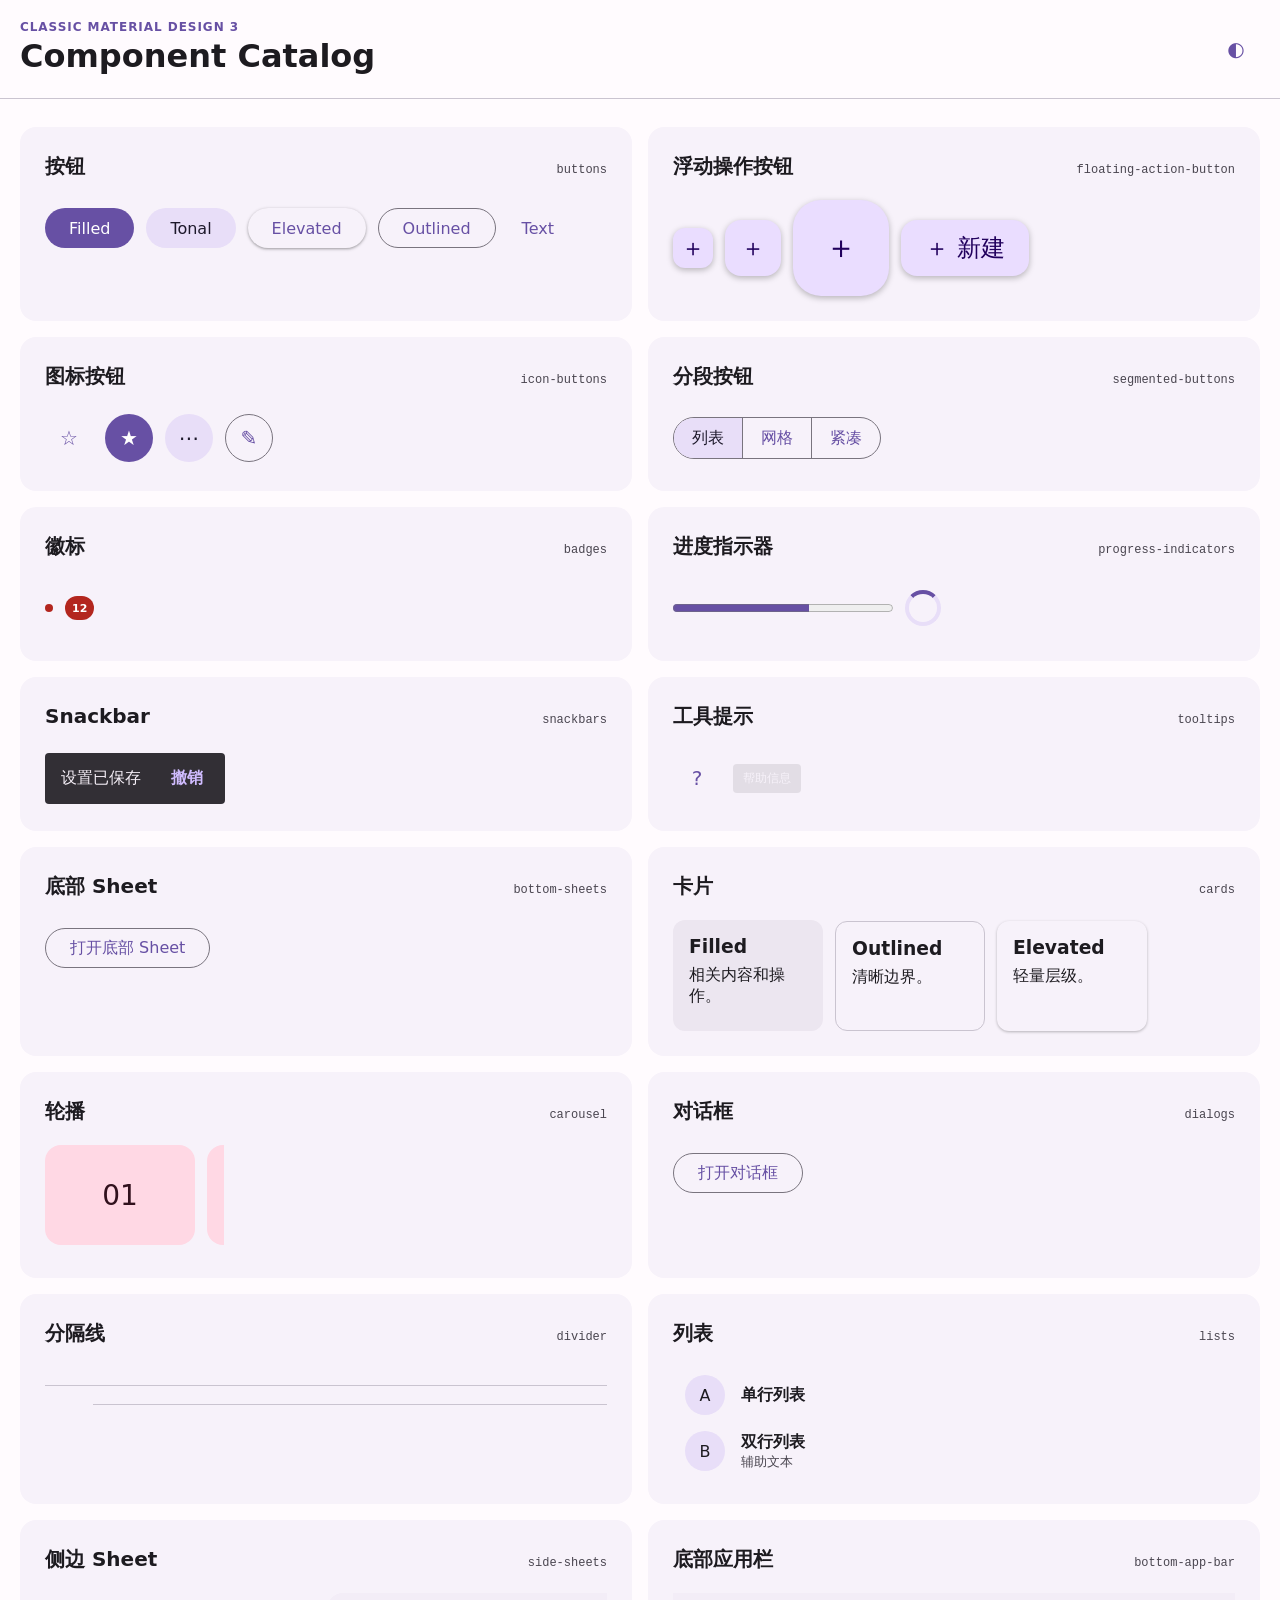
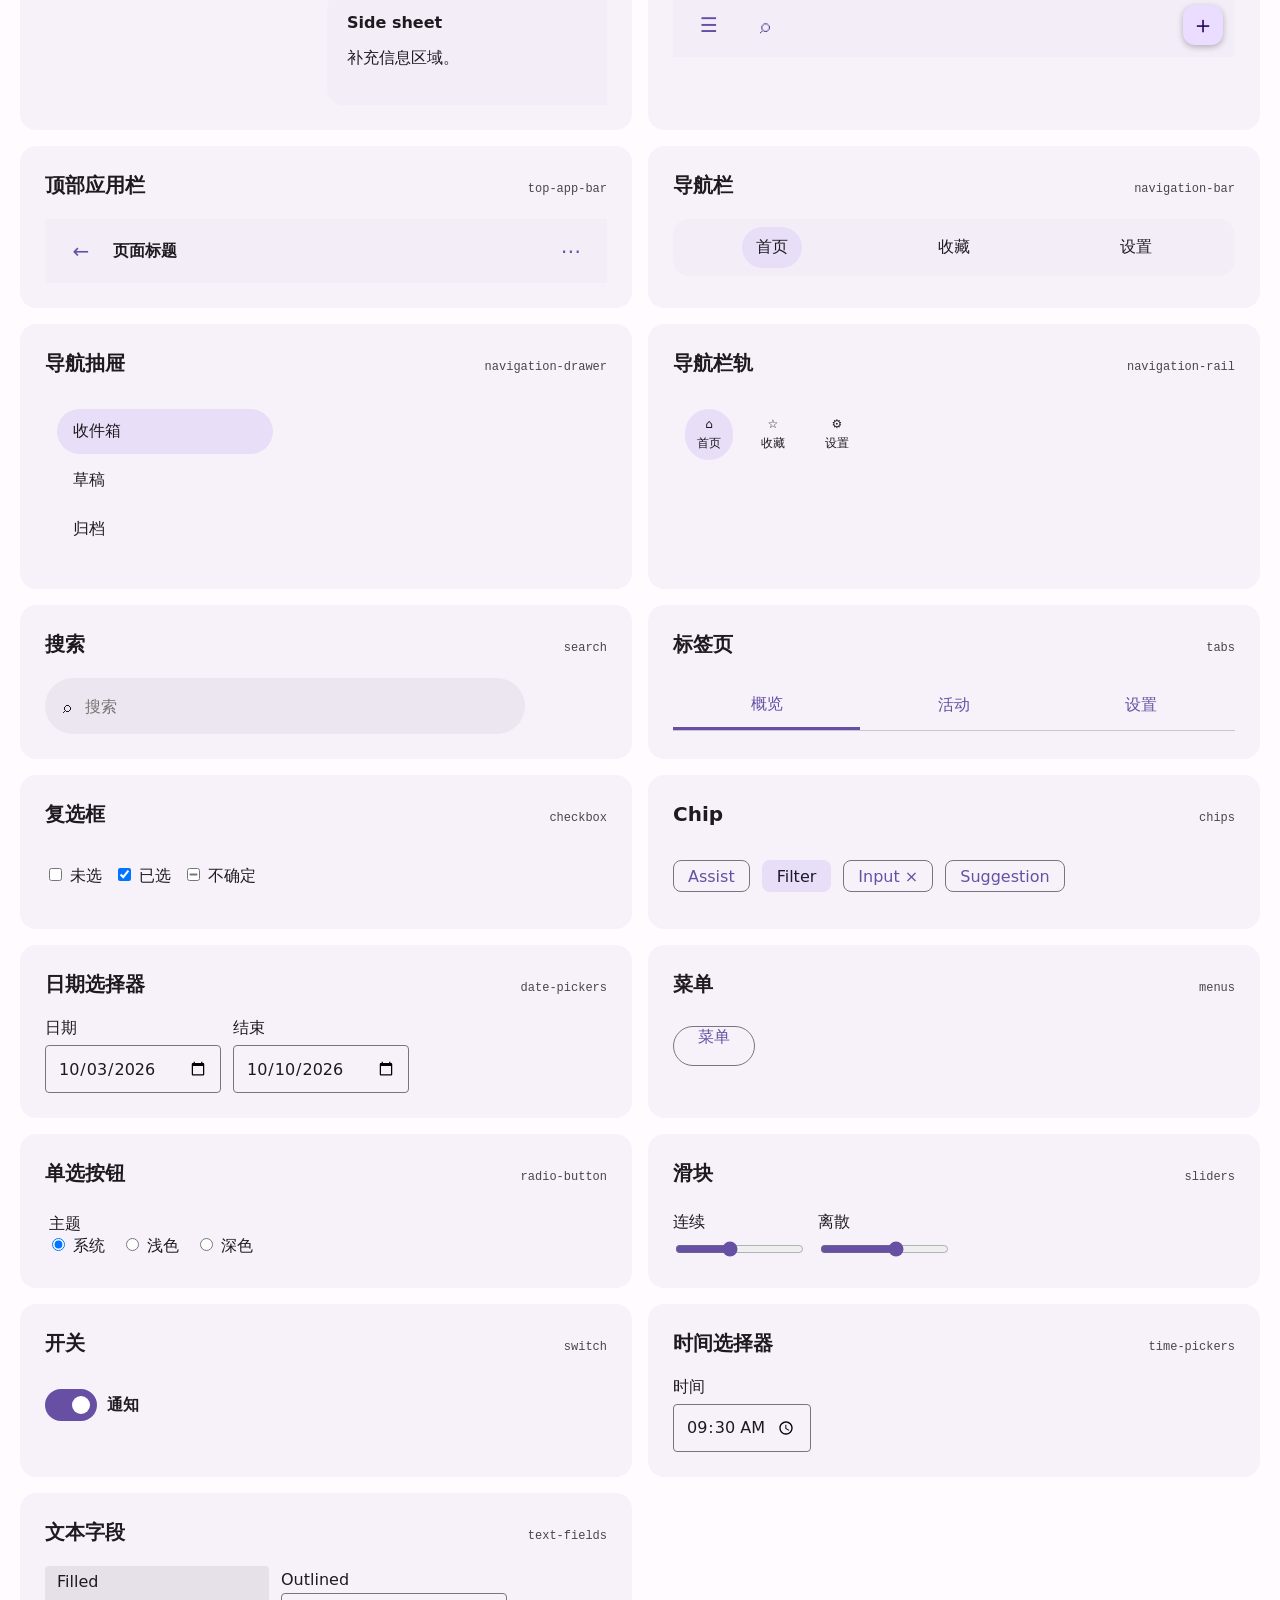
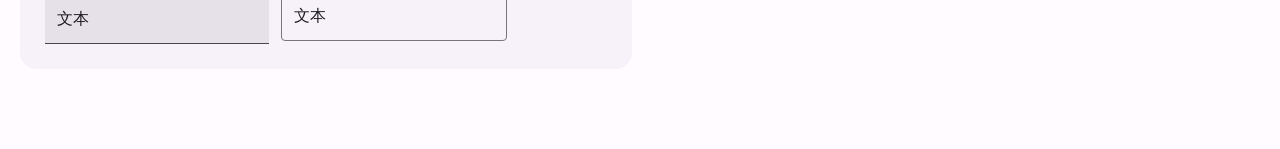
<file: examples/component-catalog/web/index.html>
<!doctype html>
<html lang="zh-CN">
<head>
<meta charset="utf-8">
<meta name="viewport" content="width=device-width,initial-scale=1">
<title>MD3 Component Catalog</title>
<link rel="stylesheet" href="../../../tokens/generated/web/tokens.css">
<link rel="stylesheet" href="styles.css">
</head>
<body>
<header class="app-bar"><div><p class="eyebrow">Classic Material Design 3</p><h1>Component Catalog</h1></div><button id="themeToggle" class="icon-btn" aria-label="切换深浅主题">◐</button></header>
<main class="catalog"><section class="catalog-card" id="component-buttons" data-component="buttons"><div class="section-head"><h2>按钮</h2><code>buttons</code></div><div class="demo-row"><button class="md-btn filled">Filled</button><button class="md-btn tonal">Tonal</button><button class="md-btn elevated">Elevated</button><button class="md-btn outlined">Outlined</button><button class="md-btn text">Text</button></div></section><section class="catalog-card" id="component-floating-action-button" data-component="floating-action-button"><div class="section-head"><h2>浮动操作按钮</h2><code>floating-action-button</code></div><div class="demo-row"><button class="fab small" aria-label="新增">＋</button><button class="fab" aria-label="新增">＋</button><button class="fab large" aria-label="新增">＋</button><button class="fab extended">＋ 新建</button></div></section><section class="catalog-card" id="component-icon-buttons" data-component="icon-buttons"><div class="section-head"><h2>图标按钮</h2><code>icon-buttons</code></div><div class="demo-row"><button class="icon-btn" aria-label="收藏">☆</button><button class="icon-btn filled" aria-label="收藏">★</button><button class="icon-btn tonal" aria-label="更多">⋯</button><button class="icon-btn outlined" aria-label="编辑">✎</button></div></section><section class="catalog-card" id="component-segmented-buttons" data-component="segmented-buttons"><div class="section-head"><h2>分段按钮</h2><code>segmented-buttons</code></div><div class="demo-row"><div class="segmented" role="group" aria-label="视图"><button aria-pressed="true">列表</button><button aria-pressed="false">网格</button><button aria-pressed="false">紧凑</button></div></div></section><section class="catalog-card" id="component-badges" data-component="badges"><div class="section-head"><h2>徽标</h2><code>badges</code></div><div class="demo-row"><span class="badge-dot" aria-label="有新消息"></span><span class="badge" aria-label="12 条未读消息">12</span></div></section><section class="catalog-card" id="component-progress-indicators" data-component="progress-indicators"><div class="section-head"><h2>进度指示器</h2><code>progress-indicators</code></div><div class="demo-row"><progress value="62" max="100" aria-label="进度 62%"></progress><span class="spinner" role="progressbar" aria-label="加载中"></span></div></section><section class="catalog-card" id="component-snackbars" data-component="snackbars"><div class="section-head"><h2>Snackbar</h2><code>snackbars</code></div><div class="demo-row"><div class="snackbar" role="status">设置已保存 <button>撤销</button></div></div></section><section class="catalog-card" id="component-tooltips" data-component="tooltips"><div class="section-head"><h2>工具提示</h2><code>tooltips</code></div><div class="demo-row"><button class="icon-btn tooltip-anchor" aria-describedby="tip1">?</button><span class="tooltip" role="tooltip" id="tip1">帮助信息</span></div></section><section class="catalog-card" id="component-bottom-sheets" data-component="bottom-sheets"><div class="section-head"><h2>底部 Sheet</h2><code>bottom-sheets</code></div><div class="demo-row"><button class="md-btn outlined" data-open="sheet">打开底部 Sheet</button></div></section><section class="catalog-card" id="component-cards" data-component="cards"><div class="section-head"><h2>卡片</h2><code>cards</code></div><div class="demo-row"><article class="demo-card filled"><h3>Filled</h3><p>相关内容和操作。</p></article><article class="demo-card outlined"><h3>Outlined</h3><p>清晰边界。</p></article><article class="demo-card elevated"><h3>Elevated</h3><p>轻量层级。</p></article></div></section><section class="catalog-card" id="component-carousel" data-component="carousel"><div class="section-head"><h2>轮播</h2><code>carousel</code></div><div class="demo-row"><div class="carousel" aria-label="推荐内容"><article>01</article><article>02</article><article>03</article><article>04</article></div></div></section><section class="catalog-card" id="component-dialogs" data-component="dialogs"><div class="section-head"><h2>对话框</h2><code>dialogs</code></div><div class="demo-row"><button class="md-btn outlined" data-open="dialog">打开对话框</button></div></section><section class="catalog-card" id="component-divider" data-component="divider"><div class="section-head"><h2>分隔线</h2><code>divider</code></div><div class="demo-row"><div class="divider-wrap"><div class="divider"></div><div class="divider inset"></div></div></div></section><section class="catalog-card" id="component-lists" data-component="lists"><div class="section-head"><h2>列表</h2><code>lists</code></div><div class="demo-row"><ul class="md-list"><li><span class="avatar">A</span><span><b>单行列表</b></span></li><li><span class="avatar">B</span><span><b>双行列表</b><small>辅助文本</small></span></li></ul></div></section><section class="catalog-card" id="component-side-sheets" data-component="side-sheets"><div class="section-head"><h2>侧边 Sheet</h2><code>side-sheets</code></div><div class="demo-row"><div class="side-sheet"><b>Side sheet</b><p>补充信息区域。</p></div></div></section><section class="catalog-card" id="component-bottom-app-bar" data-component="bottom-app-bar"><div class="section-head"><h2>底部应用栏</h2><code>bottom-app-bar</code></div><div class="demo-row"><div class="bottom-bar"><button class="icon-btn" aria-label="菜单">☰</button><button class="icon-btn" aria-label="搜索">⌕</button><button class="fab small" aria-label="新增">＋</button></div></div></section><section class="catalog-card" id="component-top-app-bar" data-component="top-app-bar"><div class="section-head"><h2>顶部应用栏</h2><code>top-app-bar</code></div><div class="demo-row"><div class="sample-topbar"><button class="icon-btn" aria-label="返回">←</button><b>页面标题</b><button class="icon-btn" aria-label="更多">⋯</button></div></div></section><section class="catalog-card" id="component-navigation-bar" data-component="navigation-bar"><div class="section-head"><h2>导航栏</h2><code>navigation-bar</code></div><div class="demo-row"><nav class="sample-nav-bar" aria-label="示例导航"><a aria-current="page">首页</a><a>收藏</a><a>设置</a></nav></div></section><section class="catalog-card" id="component-navigation-drawer" data-component="navigation-drawer"><div class="section-head"><h2>导航抽屉</h2><code>navigation-drawer</code></div><div class="demo-row"><nav class="drawer" aria-label="抽屉导航"><a aria-current="page">收件箱</a><a>草稿</a><a>归档</a></nav></div></section><section class="catalog-card" id="component-navigation-rail" data-component="navigation-rail"><div class="section-head"><h2>导航栏轨</h2><code>navigation-rail</code></div><div class="demo-row"><nav class="rail" aria-label="侧栏导航"><a aria-current="page">⌂<span>首页</span></a><a>☆<span>收藏</span></a><a>⚙<span>设置</span></a></nav></div></section><section class="catalog-card" id="component-search" data-component="search"><div class="section-head"><h2>搜索</h2><code>search</code></div><div class="demo-row"><label class="search"><span aria-hidden="true">⌕</span><input type="search" placeholder="搜索" aria-label="搜索"></label></div></section><section class="catalog-card" id="component-tabs" data-component="tabs"><div class="section-head"><h2>标签页</h2><code>tabs</code></div><div class="demo-row"><div class="tabs" role="tablist" aria-label="示例标签"><button role="tab" aria-selected="true">概览</button><button role="tab" aria-selected="false">活动</button><button role="tab" aria-selected="false">设置</button></div></div></section><section class="catalog-card" id="component-checkbox" data-component="checkbox"><div class="section-head"><h2>复选框</h2><code>checkbox</code></div><div class="demo-row"><label><input type="checkbox"> 未选</label><label><input type="checkbox" checked> 已选</label><label><input type="checkbox" id="mixed"> 不确定</label></div></section><section class="catalog-card" id="component-chips" data-component="chips"><div class="section-head"><h2>Chip</h2><code>chips</code></div><div class="demo-row"><button class="chip">Assist</button><button class="chip selected" aria-pressed="true">Filter</button><button class="chip">Input ×</button><button class="chip">Suggestion</button></div></section><section class="catalog-card" id="component-date-pickers" data-component="date-pickers"><div class="section-head"><h2>日期选择器</h2><code>date-pickers</code></div><div class="demo-row"><label class="native-field">日期 <input type="date" value="2026-10-03"></label><label class="native-field">结束 <input type="date" value="2026-10-10"></label></div></section><section class="catalog-card" id="component-menus" data-component="menus"><div class="section-head"><h2>菜单</h2><code>menus</code></div><div class="demo-row"><details class="menu"><summary class="md-btn outlined">菜单</summary><div class="menu-popup" role="menu"><button role="menuitem">复制</button><button role="menuitem">移动</button><button role="menuitem">删除</button></div></details></div></section><section class="catalog-card" id="component-radio-button" data-component="radio-button"><div class="section-head"><h2>单选按钮</h2><code>radio-button</code></div><div class="demo-row"><fieldset class="radio-group"><legend>主题</legend><label><input type="radio" name="theme" checked> 系统</label><label><input type="radio" name="theme"> 浅色</label><label><input type="radio" name="theme"> 深色</label></fieldset></div></section><section class="catalog-card" id="component-sliders" data-component="sliders"><div class="section-head"><h2>滑块</h2><code>sliders</code></div><div class="demo-row"><label class="slider-label">连续 <input type="range" min="0" max="100" value="42"></label><label class="slider-label">离散 <input type="range" min="0" max="10" step="1" value="6"></label></div></section><section class="catalog-card" id="component-switch" data-component="switch"><div class="section-head"><h2>开关</h2><code>switch</code></div><div class="demo-row"><label class="switch"><input type="checkbox" checked><span></span><b>通知</b></label></div></section><section class="catalog-card" id="component-time-pickers" data-component="time-pickers"><div class="section-head"><h2>时间选择器</h2><code>time-pickers</code></div><div class="demo-row"><label class="native-field">时间 <input type="time" value="09:30"></label></div></section><section class="catalog-card" id="component-text-fields" data-component="text-fields"><div class="section-head"><h2>文本字段</h2><code>text-fields</code></div><div class="demo-row"><label class="text-field filled-field"><span>Filled</span><input value="文本"></label><label class="text-field outlined-field"><span>Outlined</span><input value="文本"></label></div></section></main>
<dialog id="dialog"><form method="dialog"><h2>确认操作</h2><p>这是 Basic Dialog 示例。</p><div class="dialog-actions"><button class="md-btn text" value="cancel">取消</button><button class="md-btn filled" value="ok">确认</button></div></form></dialog>
<div id="sheet" class="sheet" hidden><div class="sheet-panel" role="dialog" aria-modal="true" aria-labelledby="sheetTitle"><div class="handle"></div><h2 id="sheetTitle">底部 Sheet</h2><p>补充内容和操作。</p><button class="md-btn filled" data-close="sheet">完成</button></div></div>
<script src="app.js"></script>
</body></html>
</file>
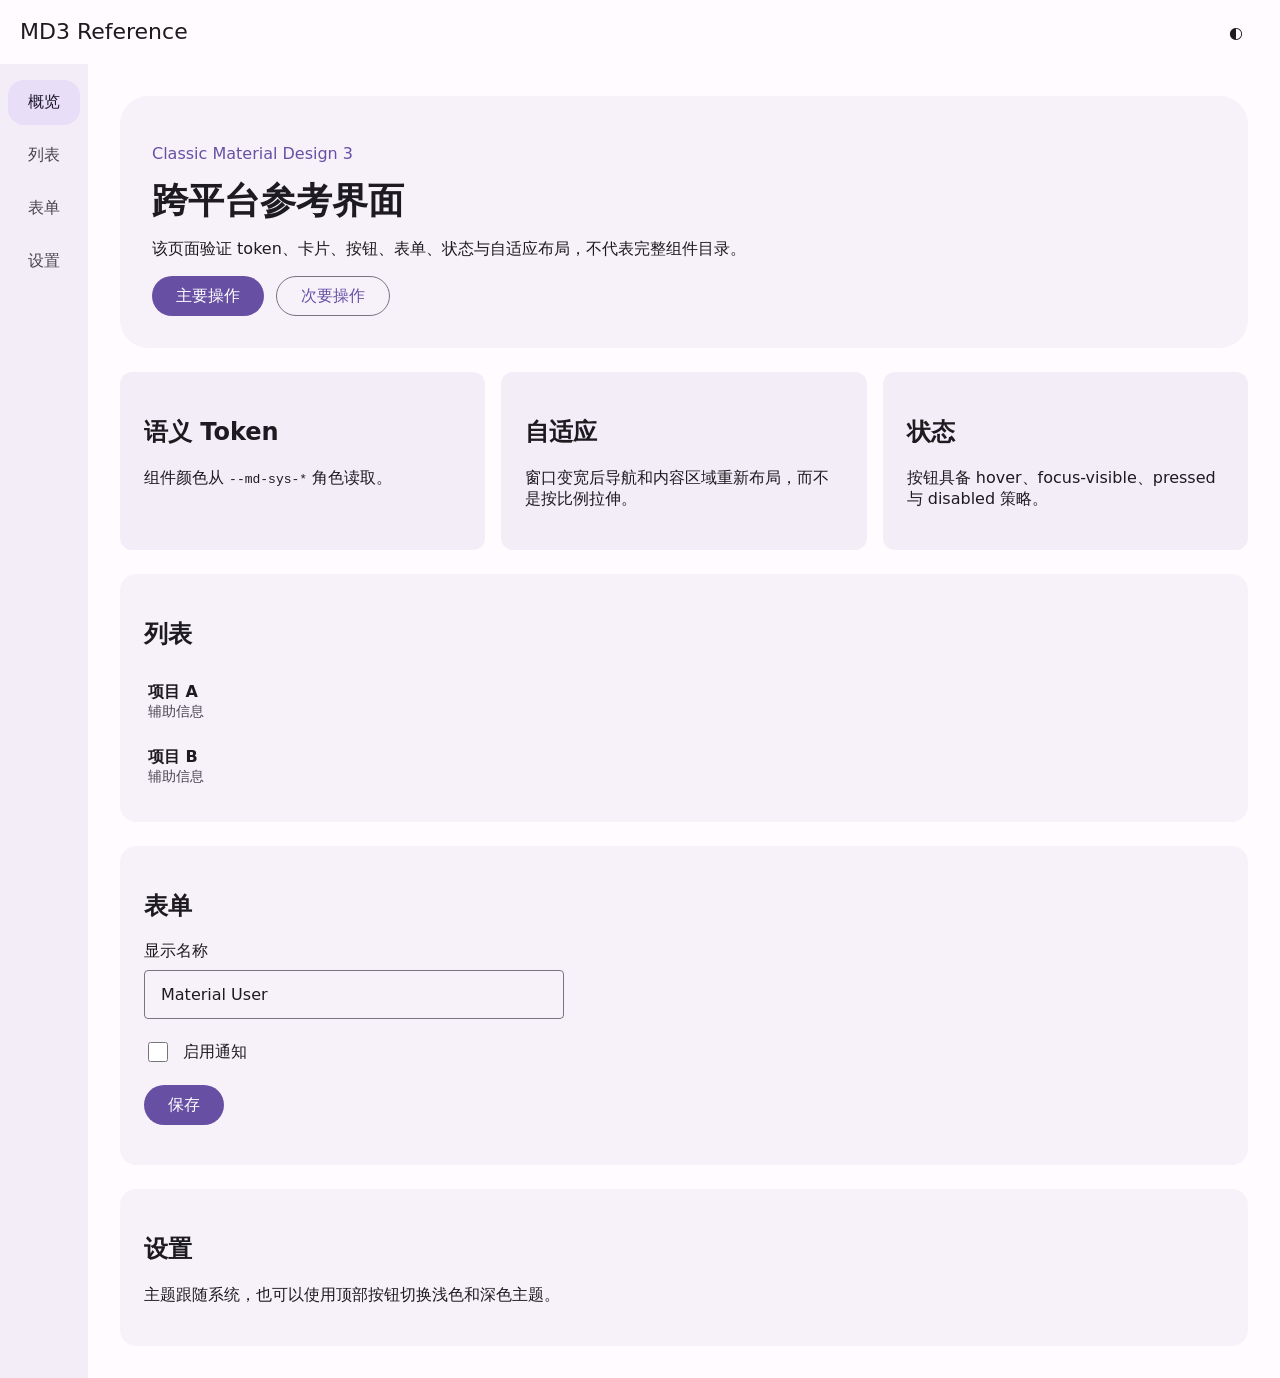
<file: examples/reference-app/web/index.html>
<!doctype html>
<html lang="zh-CN">
<head>
  <meta charset="utf-8">
  <meta name="viewport" content="width=device-width,initial-scale=1">
  <title>MD3 Reference App</title>
  <link rel="stylesheet" href="../../../tokens/generated/web/tokens.css">
  <link rel="stylesheet" href="styles.css">
</head>
<body>
  <header class="top-app-bar">
    <span class="title">MD3 Reference</span>
    <button class="icon-button" id="themeToggle" aria-label="切换深浅主题">◐</button>
  </header>
  <div class="shell">
    <nav class="nav" aria-label="主要导航">
      <a href="#overview" aria-current="page">概览</a>
      <a href="#list">列表</a>
      <a href="#form">表单</a>
      <a href="#settings">设置</a>
    </nav>
    <main id="overview" data-reference-id="reference-overview">
      <section class="hero">
        <p class="eyebrow">Classic Material Design 3</p>
        <h1>跨平台参考界面</h1>
        <p>该页面验证 token、卡片、按钮、表单、状态与自适应布局，不代表完整组件目录。</p>
        <div class="actions"><button class="filled">主要操作</button><button class="outlined">次要操作</button></div>
      </section>
      <section id="overview-cards" class="grid" aria-label="示例卡片">
        <article class="card"><h2>语义 Token</h2><p>组件颜色从 <code>--md-sys-*</code> 角色读取。</p></article>
        <article class="card"><h2>自适应</h2><p>窗口变宽后导航和内容区域重新布局，而不是按比例拉伸。</p></article>
        <article class="card"><h2>状态</h2><p>按钮具备 hover、focus-visible、pressed 与 disabled 策略。</p></article>
      </section>

      <section id="list" class="form-section" data-reference-id="reference-list">
        <h2>列表</h2>
        <div class="reference-list"><div><strong>项目 A</strong><span>辅助信息</span></div><div><strong>项目 B</strong><span>辅助信息</span></div></div>
      </section>
      <section id="form" class="form-section" data-reference-id="reference-form">
        <h2>表单</h2>
        <label class="field"><span>显示名称</span><input id="name" autocomplete="name" value="Material User"></label>
        <label class="switch-row"><input type="checkbox" id="notifications"><span>启用通知</span></label>
        <button class="filled" id="save">保存</button>
        <p id="status" role="status" aria-live="polite"></p>
      </section>
      <section id="settings" class="form-section" data-reference-id="reference-settings">
        <h2>设置</h2>
        <p>主题跟随系统，也可以使用顶部按钮切换浅色和深色主题。</p>
      </section>
    </main>
  </div>
  <script src="app.js"></script>
</body>
</html>
</file>
<file: tokens/generated/web/tokens.css>
:root {
  --md-sys-color-primary: #6750A4;
  --md-sys-color-on-primary: #FFFFFF;
  --md-sys-color-primary-container: #EADDFF;
  --md-sys-color-on-primary-container: #21005D;
  --md-sys-color-secondary: #625B71;
  --md-sys-color-on-secondary: #FFFFFF;
  --md-sys-color-secondary-container: #E8DEF8;
  --md-sys-color-on-secondary-container: #1D192B;
  --md-sys-color-tertiary: #7D5260;
  --md-sys-color-on-tertiary: #FFFFFF;
  --md-sys-color-tertiary-container: #FFD8E4;
  --md-sys-color-on-tertiary-container: #31111D;
  --md-sys-color-error: #B3261E;
  --md-sys-color-on-error: #FFFFFF;
  --md-sys-color-error-container: #F9DEDC;
  --md-sys-color-on-error-container: #410E0B;
  --md-sys-color-background: #FFFBFE;
  --md-sys-color-on-background: #1D1B20;
  --md-sys-color-surface: #FFFBFE;
  --md-sys-color-on-surface: #1D1B20;
  --md-sys-color-surface-variant: #E7E0EC;
  --md-sys-color-on-surface-variant: #49454F;
  --md-sys-color-outline: #79747E;
  --md-sys-color-outline-variant: #CAC4D0;
  --md-sys-color-shadow: #000000;
  --md-sys-color-scrim: #000000;
  --md-sys-color-inverse-surface: #322F35;
  --md-sys-color-inverse-on-surface: #F5EFF7;
  --md-sys-color-inverse-primary: #D0BCFF;
  --md-sys-color-surface-tint: #6750A4;
  --md-sys-color-surface-dim: #DED8E1;
  --md-sys-color-surface-bright: #FFFBFE;
  --md-sys-color-surface-container-lowest: #FFFFFF;
  --md-sys-color-surface-container-low: #F7F2FA;
  --md-sys-color-surface-container: #F3EDF7;
  --md-sys-color-surface-container-high: #ECE6F0;
  --md-sys-color-surface-container-highest: #E6E0E9;
  --md-sys-color-primary-fixed: #EADDFF;
  --md-sys-color-primary-fixed-dim: #D0BCFF;
  --md-sys-color-on-primary-fixed: #21005D;
  --md-sys-color-on-primary-fixed-variant: #4F378B;
  --md-sys-color-secondary-fixed: #E8DEF8;
  --md-sys-color-secondary-fixed-dim: #CCC2DC;
  --md-sys-color-on-secondary-fixed: #1D192B;
  --md-sys-color-on-secondary-fixed-variant: #4A4458;
  --md-sys-color-tertiary-fixed: #FFD8E4;
  --md-sys-color-tertiary-fixed-dim: #EFB8C8;
  --md-sys-color-on-tertiary-fixed: #31111D;
  --md-sys-color-on-tertiary-fixed-variant: #633B48;
  --md-sys-shape-corner-none: 0px;
  --md-sys-shape-corner-extra-small: 4px;
  --md-sys-shape-corner-small: 8px;
  --md-sys-shape-corner-medium: 12px;
  --md-sys-shape-corner-large: 16px;
  --md-sys-shape-corner-extra-large: 28px;
  --md-sys-shape-corner-full: 9999px;
  --md-sys-elevation-level0: 0px;
  --md-sys-elevation-level1: 1px;
  --md-sys-elevation-level2: 3px;
  --md-sys-elevation-level3: 6px;
  --md-sys-elevation-level4: 8px;
  --md-sys-elevation-level5: 12px;
  --md-sys-state-hovered-opacity: 0.08;
  --md-sys-state-focused-opacity: 0.12;
  --md-sys-state-pressed-opacity: 0.12;
  --md-sys-state-dragged-opacity: 0.16;
  --md-sys-state-disabled-content-opacity: 0.38;
  --md-sys-state-disabled-container-opacity: 0.12;
  --md-sys-motion-duration-short1: 50ms;
  --md-sys-motion-duration-short2: 100ms;
  --md-sys-motion-duration-short3: 150ms;
  --md-sys-motion-duration-short4: 200ms;
  --md-sys-motion-duration-medium1: 250ms;
  --md-sys-motion-duration-medium2: 300ms;
  --md-sys-motion-duration-medium3: 350ms;
  --md-sys-motion-duration-medium4: 400ms;
  --md-sys-motion-duration-long1: 450ms;
  --md-sys-motion-duration-long2: 500ms;
  --md-sys-motion-duration-long3: 550ms;
  --md-sys-motion-duration-long4: 600ms;
  --md-sys-motion-duration-extra-long1: 700ms;
  --md-sys-motion-duration-extra-long2: 800ms;
  --md-sys-motion-duration-extra-long3: 900ms;
  --md-sys-motion-duration-extra-long4: 1000ms;
  --md-sys-motion-easing-standard: cubic-bezier(0.2, 0.0, 0.0, 1.0);
  --md-sys-motion-easing-standard-decelerate: cubic-bezier(0.0, 0.0, 0.0, 1.0);
  --md-sys-motion-easing-standard-accelerate: cubic-bezier(0.3, 0.0, 1.0, 1.0);
  --md-sys-motion-easing-emphasized-decelerate: cubic-bezier(0.05, 0.7, 0.1, 1.0);
  --md-sys-motion-easing-emphasized-accelerate: cubic-bezier(0.3, 0.0, 0.8, 0.15);
  --md-sys-typescale-display-large-size: 57px;
  --md-sys-typescale-display-large-line-height: 64px;
  --md-sys-typescale-display-large-weight: 400;
  --md-sys-typescale-display-large-tracking: -0.25px;
  --md-sys-typescale-display-medium-size: 45px;
  --md-sys-typescale-display-medium-line-height: 52px;
  --md-sys-typescale-display-medium-weight: 400;
  --md-sys-typescale-display-medium-tracking: 0px;
  --md-sys-typescale-display-small-size: 36px;
  --md-sys-typescale-display-small-line-height: 44px;
  --md-sys-typescale-display-small-weight: 400;
  --md-sys-typescale-display-small-tracking: 0px;
  --md-sys-typescale-headline-large-size: 32px;
  --md-sys-typescale-headline-large-line-height: 40px;
  --md-sys-typescale-headline-large-weight: 400;
  --md-sys-typescale-headline-large-tracking: 0px;
  --md-sys-typescale-headline-medium-size: 28px;
  --md-sys-typescale-headline-medium-line-height: 36px;
  --md-sys-typescale-headline-medium-weight: 400;
  --md-sys-typescale-headline-medium-tracking: 0px;
  --md-sys-typescale-headline-small-size: 24px;
  --md-sys-typescale-headline-small-line-height: 32px;
  --md-sys-typescale-headline-small-weight: 400;
  --md-sys-typescale-headline-small-tracking: 0px;
  --md-sys-typescale-title-large-size: 22px;
  --md-sys-typescale-title-large-line-height: 28px;
  --md-sys-typescale-title-large-weight: 400;
  --md-sys-typescale-title-large-tracking: 0px;
  --md-sys-typescale-title-medium-size: 16px;
  --md-sys-typescale-title-medium-line-height: 24px;
  --md-sys-typescale-title-medium-weight: 500;
  --md-sys-typescale-title-medium-tracking: 0.15px;
  --md-sys-typescale-title-small-size: 14px;
  --md-sys-typescale-title-small-line-height: 20px;
  --md-sys-typescale-title-small-weight: 500;
  --md-sys-typescale-title-small-tracking: 0.1px;
  --md-sys-typescale-body-large-size: 16px;
  --md-sys-typescale-body-large-line-height: 24px;
  --md-sys-typescale-body-large-weight: 400;
  --md-sys-typescale-body-large-tracking: 0.5px;
  --md-sys-typescale-body-medium-size: 14px;
  --md-sys-typescale-body-medium-line-height: 20px;
  --md-sys-typescale-body-medium-weight: 400;
  --md-sys-typescale-body-medium-tracking: 0.25px;
  --md-sys-typescale-body-small-size: 12px;
  --md-sys-typescale-body-small-line-height: 16px;
  --md-sys-typescale-body-small-weight: 400;
  --md-sys-typescale-body-small-tracking: 0.4px;
  --md-sys-typescale-label-large-size: 14px;
  --md-sys-typescale-label-large-line-height: 20px;
  --md-sys-typescale-label-large-weight: 500;
  --md-sys-typescale-label-large-tracking: 0.1px;
  --md-sys-typescale-label-medium-size: 12px;
  --md-sys-typescale-label-medium-line-height: 16px;
  --md-sys-typescale-label-medium-weight: 500;
  --md-sys-typescale-label-medium-tracking: 0.5px;
  --md-sys-typescale-label-small-size: 11px;
  --md-sys-typescale-label-small-line-height: 16px;
  --md-sys-typescale-label-small-weight: 500;
  --md-sys-typescale-label-small-tracking: 0.5px;
}
:root[data-theme="dark"] {
  --md-sys-color-primary: #D0BCFF;
  --md-sys-color-on-primary: #381E72;
  --md-sys-color-primary-container: #4F378B;
  --md-sys-color-on-primary-container: #EADDFF;
  --md-sys-color-secondary: #CCC2DC;
  --md-sys-color-on-secondary: #332D41;
  --md-sys-color-secondary-container: #4A4458;
  --md-sys-color-on-secondary-container: #E8DEF8;
  --md-sys-color-tertiary: #EFB8C8;
  --md-sys-color-on-tertiary: #492532;
  --md-sys-color-tertiary-container: #633B48;
  --md-sys-color-on-tertiary-container: #FFD8E4;
  --md-sys-color-error: #F2B8B5;
  --md-sys-color-on-error: #601410;
  --md-sys-color-error-container: #8C1D18;
  --md-sys-color-on-error-container: #F9DEDC;
  --md-sys-color-background: #1C1B1F;
  --md-sys-color-on-background: #E6E1E5;
  --md-sys-color-surface: #141218;
  --md-sys-color-on-surface: #E6E0E9;
  --md-sys-color-surface-variant: #49454F;
  --md-sys-color-on-surface-variant: #CAC4D0;
  --md-sys-color-outline: #938F99;
  --md-sys-color-outline-variant: #49454F;
  --md-sys-color-shadow: #000000;
  --md-sys-color-scrim: #000000;
  --md-sys-color-inverse-surface: #E6E0E9;
  --md-sys-color-inverse-on-surface: #322F35;
  --md-sys-color-inverse-primary: #6750A4;
  --md-sys-color-surface-tint: #D0BCFF;
  --md-sys-color-surface-dim: #141218;
  --md-sys-color-surface-bright: #3B383E;
  --md-sys-color-surface-container-lowest: #0F0D13;
  --md-sys-color-surface-container-low: #1D1B20;
  --md-sys-color-surface-container: #211F26;
  --md-sys-color-surface-container-high: #2B2930;
  --md-sys-color-surface-container-highest: #36343B;
  --md-sys-color-primary-fixed: #EADDFF;
  --md-sys-color-primary-fixed-dim: #D0BCFF;
  --md-sys-color-on-primary-fixed: #21005D;
  --md-sys-color-on-primary-fixed-variant: #4F378B;
  --md-sys-color-secondary-fixed: #E8DEF8;
  --md-sys-color-secondary-fixed-dim: #CCC2DC;
  --md-sys-color-on-secondary-fixed: #1D192B;
  --md-sys-color-on-secondary-fixed-variant: #4A4458;
  --md-sys-color-tertiary-fixed: #FFD8E4;
  --md-sys-color-tertiary-fixed-dim: #EFB8C8;
  --md-sys-color-on-tertiary-fixed: #31111D;
  --md-sys-color-on-tertiary-fixed-variant: #633B48;
}
@media (prefers-color-scheme: dark) { :root:not([data-theme="light"]) {
  --md-sys-color-primary: #D0BCFF;
  --md-sys-color-on-primary: #381E72;
  --md-sys-color-primary-container: #4F378B;
  --md-sys-color-on-primary-container: #EADDFF;
  --md-sys-color-secondary: #CCC2DC;
  --md-sys-color-on-secondary: #332D41;
  --md-sys-color-secondary-container: #4A4458;
  --md-sys-color-on-secondary-container: #E8DEF8;
  --md-sys-color-tertiary: #EFB8C8;
  --md-sys-color-on-tertiary: #492532;
  --md-sys-color-tertiary-container: #633B48;
  --md-sys-color-on-tertiary-container: #FFD8E4;
  --md-sys-color-error: #F2B8B5;
  --md-sys-color-on-error: #601410;
  --md-sys-color-error-container: #8C1D18;
  --md-sys-color-on-error-container: #F9DEDC;
  --md-sys-color-background: #1C1B1F;
  --md-sys-color-on-background: #E6E1E5;
  --md-sys-color-surface: #141218;
  --md-sys-color-on-surface: #E6E0E9;
  --md-sys-color-surface-variant: #49454F;
  --md-sys-color-on-surface-variant: #CAC4D0;
  --md-sys-color-outline: #938F99;
  --md-sys-color-outline-variant: #49454F;
  --md-sys-color-shadow: #000000;
  --md-sys-color-scrim: #000000;
  --md-sys-color-inverse-surface: #E6E0E9;
  --md-sys-color-inverse-on-surface: #322F35;
  --md-sys-color-inverse-primary: #6750A4;
  --md-sys-color-surface-tint: #D0BCFF;
  --md-sys-color-surface-dim: #141218;
  --md-sys-color-surface-bright: #3B383E;
  --md-sys-color-surface-container-lowest: #0F0D13;
  --md-sys-color-surface-container-low: #1D1B20;
  --md-sys-color-surface-container: #211F26;
  --md-sys-color-surface-container-high: #2B2930;
  --md-sys-color-surface-container-highest: #36343B;
  --md-sys-color-primary-fixed: #EADDFF;
  --md-sys-color-primary-fixed-dim: #D0BCFF;
  --md-sys-color-on-primary-fixed: #21005D;
  --md-sys-color-on-primary-fixed-variant: #4F378B;
  --md-sys-color-secondary-fixed: #E8DEF8;
  --md-sys-color-secondary-fixed-dim: #CCC2DC;
  --md-sys-color-on-secondary-fixed: #1D192B;
  --md-sys-color-on-secondary-fixed-variant: #4A4458;
  --md-sys-color-tertiary-fixed: #FFD8E4;
  --md-sys-color-tertiary-fixed-dim: #EFB8C8;
  --md-sys-color-on-tertiary-fixed: #31111D;
  --md-sys-color-on-tertiary-fixed-variant: #633B48;
} }
</file>
<file: examples/component-catalog/web/styles.css>
*{box-sizing:border-box}html{font-family:Roboto,system-ui,-apple-system,sans-serif;background:var(--md-sys-color-background);color:var(--md-sys-color-on-background)}body{margin:0;background:var(--md-sys-color-background);color:var(--md-sys-color-on-background)}button,input,summary{font:inherit}.app-bar{position:sticky;top:0;z-index:20;display:flex;align-items:center;justify-content:space-between;gap:24px;padding:20px max(20px,calc((100vw - 1280px)/2));background:color-mix(in srgb,var(--md-sys-color-surface) 94%,transparent);backdrop-filter:blur(16px);border-bottom:1px solid var(--md-sys-color-outline-variant)}h1{font-size:32px;line-height:40px;margin:2px 0}.eyebrow{margin:0;color:var(--md-sys-color-primary);font-size:12px;font-weight:700;letter-spacing:.08em;text-transform:uppercase}.catalog{max-width:1280px;margin:auto;padding:28px 20px 80px;display:grid;grid-template-columns:repeat(2,minmax(0,1fr));gap:16px}.catalog-card{min-width:0;padding:24px;border-radius:var(--md-sys-shape-corner-large);background:var(--md-sys-color-surface-container-low);border:1px solid transparent}.catalog-card:target{border-color:var(--md-sys-color-primary)}.section-head{display:flex;align-items:baseline;justify-content:space-between;gap:16px;margin-bottom:20px}.section-head h2{font-size:20px;line-height:28px;margin:0}.section-head code{font-size:12px;color:var(--md-sys-color-on-surface-variant)}.demo-row{display:flex;align-items:center;flex-wrap:wrap;gap:12px;min-height:56px}.md-btn,.icon-btn,.fab,.chip,.segmented button,.tabs button,.snackbar button,.menu-popup button{position:relative;border:0;cursor:pointer;color:var(--md-sys-color-primary);background:transparent}.md-btn{min-height:40px;padding:0 24px;border-radius:999px;font-weight:500}.md-btn.filled,.icon-btn.filled{background:var(--md-sys-color-primary);color:var(--md-sys-color-on-primary)}.md-btn.tonal,.icon-btn.tonal{background:var(--md-sys-color-secondary-container);color:var(--md-sys-color-on-secondary-container)}.md-btn.elevated{background:var(--md-sys-color-surface-container-low);box-shadow:0 1px 2px #0003,0 1px 3px 1px #0002}.md-btn.outlined,.icon-btn.outlined{border:1px solid var(--md-sys-color-outline)}.md-btn.text{padding-inline:14px}.icon-btn{width:48px;height:48px;border-radius:999px;font-size:20px}.fab{width:56px;height:56px;border-radius:var(--md-sys-shape-corner-large);background:var(--md-sys-color-primary-container);color:var(--md-sys-color-on-primary-container);box-shadow:0 2px 6px #0004;font-size:24px}.fab.small{width:40px;height:40px;border-radius:var(--md-sys-shape-corner-medium)}.fab.large{width:96px;height:96px;border-radius:var(--md-sys-shape-corner-extra-large);font-size:32px}.fab.extended{width:auto;padding:0 24px}.md-btn:hover,.icon-btn:hover,.fab:hover,.chip:hover,.segmented button:hover,.tabs button:hover{filter:brightness(.96)}button:focus-visible,input:focus-visible,summary:focus-visible,a:focus-visible{outline:3px solid var(--md-sys-color-primary);outline-offset:2px}.segmented{display:inline-flex;border:1px solid var(--md-sys-color-outline);border-radius:999px;overflow:hidden}.segmented button{min-height:40px;padding:0 18px;border-right:1px solid var(--md-sys-color-outline)}.segmented button:last-child{border:0}.segmented button[aria-pressed=true]{background:var(--md-sys-color-secondary-container);color:var(--md-sys-color-on-secondary-container)}.badge-dot{width:8px;height:8px;border-radius:50%;background:var(--md-sys-color-error)}.badge{min-width:24px;height:24px;padding:0 7px;border-radius:999px;background:var(--md-sys-color-error);color:var(--md-sys-color-on-error);display:grid;place-items:center;font-size:11px;font-weight:700}.spinner{width:36px;height:36px;border:4px solid var(--md-sys-color-secondary-container);border-top-color:var(--md-sys-color-primary);border-radius:50%;animation:spin 1s linear infinite}@keyframes spin{to{transform:rotate(1turn)}}progress{width:220px;accent-color:var(--md-sys-color-primary)}.snackbar{display:flex;align-items:center;gap:24px;padding:14px 16px;border-radius:var(--md-sys-shape-corner-extra-small);background:var(--md-sys-color-inverse-surface);color:var(--md-sys-color-inverse-on-surface)}.snackbar button{color:var(--md-sys-color-inverse-primary);font-weight:700}.tooltip-anchor:hover+.tooltip,.tooltip-anchor:focus-visible+.tooltip{opacity:1}.tooltip{opacity:.1;padding:6px 10px;background:var(--md-sys-color-inverse-surface);color:var(--md-sys-color-inverse-on-surface);border-radius:var(--md-sys-shape-corner-extra-small);font-size:12px}.demo-card{width:150px;min-height:110px;padding:16px;border-radius:var(--md-sys-shape-corner-medium);background:var(--md-sys-color-surface-container-high)}.demo-card h3,.demo-card p{margin:0 0 8px}.demo-card.outlined{background:transparent;border:1px solid var(--md-sys-color-outline-variant)}.demo-card.elevated{background:var(--md-sys-color-surface-container-low);box-shadow:0 1px 3px #0004}.carousel{display:flex;gap:12px;overflow:auto;scroll-snap-type:x mandatory;max-width:100%;padding-bottom:8px}.carousel article{flex:0 0 150px;height:100px;border-radius:var(--md-sys-shape-corner-large);background:var(--md-sys-color-tertiary-container);color:var(--md-sys-color-on-tertiary-container);display:grid;place-items:center;font-size:28px;scroll-snap-align:start}.divider-wrap{width:100%;display:grid;gap:18px}.divider{height:1px;background:var(--md-sys-color-outline-variant)}.divider.inset{margin-left:48px}.md-list{width:100%;list-style:none;margin:0;padding:0}.md-list li{display:flex;align-items:center;gap:16px;min-height:56px;padding:8px 12px}.avatar{width:40px;height:40px;border-radius:50%;display:grid;place-items:center;background:var(--md-sys-color-secondary-container)}.md-list small{display:block;color:var(--md-sys-color-on-surface-variant)}.side-sheet{margin-left:auto;width:min(280px,100%);padding:20px;background:var(--md-sys-color-surface-container);border-radius:var(--md-sys-shape-corner-large) 0 0 var(--md-sys-shape-corner-large)}.bottom-bar,.sample-topbar{width:100%;min-height:64px;padding:8px 12px;display:flex;align-items:center;gap:8px;background:var(--md-sys-color-surface-container)}.bottom-bar .fab{margin-left:auto}.sample-topbar b{flex:1}.sample-nav-bar{display:flex;justify-content:space-around;width:100%;padding:8px;background:var(--md-sys-color-surface-container);border-radius:var(--md-sys-shape-corner-large)}.sample-nav-bar a{padding:10px 14px;border-radius:999px}.sample-nav-bar a[aria-current=page]{background:var(--md-sys-color-secondary-container)}.drawer{display:grid;gap:4px;width:240px;padding:12px;background:var(--md-sys-color-surface-container-low);border-radius:var(--md-sys-shape-corner-large)}.drawer a{padding:12px 16px;border-radius:999px}.drawer a[aria-current=page]{background:var(--md-sys-color-secondary-container)}.rail{display:flex;gap:16px;padding:12px;border-radius:var(--md-sys-shape-corner-large);background:var(--md-sys-color-surface-container-low)}.rail a{display:grid;justify-items:center;gap:4px;font-size:12px;padding:8px 12px;border-radius:999px}.rail a[aria-current=page]{background:var(--md-sys-color-secondary-container)}.search{display:flex;align-items:center;gap:12px;width:min(480px,100%);padding:0 18px;min-height:56px;border-radius:999px;background:var(--md-sys-color-surface-container-high)}.search input{border:0;outline:0;background:transparent;color:inherit;width:100%}.tabs{display:flex;width:100%;border-bottom:1px solid var(--md-sys-color-outline-variant)}.tabs button{flex:1;min-height:48px}.tabs button[aria-selected=true]{color:var(--md-sys-color-primary);border-bottom:3px solid var(--md-sys-color-primary)}.chip{min-height:32px;padding:0 14px;border:1px solid var(--md-sys-color-outline);border-radius:8px}.chip.selected{background:var(--md-sys-color-secondary-container);border-color:transparent;color:var(--md-sys-color-on-secondary-container)}.native-field,.slider-label{display:grid;gap:6px}.native-field input,.text-field input{min-height:48px;padding:0 12px;border:1px solid var(--md-sys-color-outline);border-radius:var(--md-sys-shape-corner-extra-small);background:transparent;color:inherit}.menu{position:relative}.menu summary{list-style:none}.menu-popup{position:absolute;top:48px;left:0;z-index:4;min-width:180px;padding:8px;border-radius:var(--md-sys-shape-corner-extra-small);background:var(--md-sys-color-surface-container);box-shadow:0 4px 12px #0004}.menu-popup button{display:block;width:100%;text-align:left;padding:12px}.radio-group{border:0;padding:0;display:flex;gap:16px}.slider-label input{accent-color:var(--md-sys-color-primary)}.switch{display:inline-flex;align-items:center;gap:10px}.switch input{position:absolute;opacity:0}.switch span{width:52px;height:32px;border-radius:999px;background:var(--md-sys-color-surface-container-highest);border:2px solid var(--md-sys-color-outline);position:relative}.switch span:after{content:"";position:absolute;top:5px;left:5px;width:18px;height:18px;border-radius:50%;background:var(--md-sys-color-outline);transition:.15s}.switch input:checked+span{background:var(--md-sys-color-primary);border-color:var(--md-sys-color-primary)}.switch input:checked+span:after{transform:translateX(20px);background:var(--md-sys-color-on-primary)}.text-field{display:grid;gap:4px;min-width:220px}.filled-field{padding:6px 12px 0;background:var(--md-sys-color-surface-container-highest);border-radius:4px 4px 0 0;border-bottom:1px solid var(--md-sys-color-on-surface-variant)}.filled-field input{border:0;padding:0}.sheet{position:fixed;inset:0;z-index:30;background:#0006;display:flex;align-items:flex-end}.sheet[hidden]{display:none}.sheet-panel{width:100%;max-height:80vh;padding:12px 24px 32px;border-radius:28px 28px 0 0;background:var(--md-sys-color-surface-container-low)}.handle{width:32px;height:4px;border-radius:99px;background:var(--md-sys-color-outline);margin:0 auto 20px}dialog{max-width:560px;border:0;border-radius:var(--md-sys-shape-corner-extra-large);padding:24px;background:var(--md-sys-color-surface-container-high);color:var(--md-sys-color-on-surface)}dialog::backdrop{background:#0007}.dialog-actions{display:flex;justify-content:flex-end;gap:8px;margin-top:24px}@media(max-width:760px){.catalog{grid-template-columns:1fr}.app-bar{padding:16px}.catalog-card{padding:20px}}@media(prefers-reduced-motion:reduce){*,*:before,*:after{animation:none!important;transition:none!important;scroll-behavior:auto!important}}
</file>
<file: examples/reference-app/web/styles.css>
*{box-sizing:border-box}html{font-family:Roboto,system-ui,sans-serif;background:var(--md-sys-color-background);color:var(--md-sys-color-on-background)}body{margin:0;background:var(--md-sys-color-background);color:var(--md-sys-color-on-background)}button,input{font:inherit}.top-app-bar{height:64px;display:flex;align-items:center;justify-content:space-between;padding:0 20px;background:var(--md-sys-color-surface);position:sticky;top:0;z-index:2}.title{font-size:22px;line-height:28px}.icon-button{width:48px;height:48px;border:0;border-radius:9999px;background:transparent;color:var(--md-sys-color-on-surface);cursor:pointer}.icon-button:hover{background:color-mix(in srgb,var(--md-sys-color-on-surface) 8%,transparent)}.icon-button:focus-visible,.filled:focus-visible,.outlined:focus-visible,input:focus-visible,a:focus-visible{outline:3px solid var(--md-sys-color-primary);outline-offset:2px}.shell{display:grid;grid-template-columns:88px minmax(0,1fr);min-height:calc(100vh - 64px)}.nav{padding:16px 8px;display:flex;flex-direction:column;gap:8px;background:var(--md-sys-color-surface-container)}.nav a{color:var(--md-sys-color-on-surface-variant);text-decoration:none;padding:12px 8px;border-radius:var(--md-sys-shape-corner-large);text-align:center}.nav a[aria-current=page]{background:var(--md-sys-color-secondary-container);color:var(--md-sys-color-on-secondary-container)}main{max-width:1200px;width:100%;margin:0 auto;padding:32px}.hero{padding:32px;border-radius:var(--md-sys-shape-corner-extra-large);background:var(--md-sys-color-surface-container-low)}.hero h1{font-size:36px;line-height:44px;margin:8px 0}.eyebrow{color:var(--md-sys-color-primary);font-weight:500}.actions{display:flex;gap:12px;flex-wrap:wrap}.filled,.outlined{min-height:40px;padding:0 24px;border-radius:9999px;cursor:pointer}.filled{border:0;background:var(--md-sys-color-primary);color:var(--md-sys-color-on-primary)}.outlined{background:transparent;border:1px solid var(--md-sys-color-outline);color:var(--md-sys-color-primary)}.filled:hover{filter:brightness(.96)}.filled:active,.outlined:active{transform:translateY(1px)}.grid{display:grid;grid-template-columns:repeat(3,minmax(0,1fr));gap:16px;margin-top:24px}.card{padding:24px;border-radius:var(--md-sys-shape-corner-medium);background:var(--md-sys-color-surface-container);color:var(--md-sys-color-on-surface)}.form-section{margin-top:24px;padding:24px;border-radius:var(--md-sys-shape-corner-large);background:var(--md-sys-color-surface-container-low)}.field{display:grid;gap:8px;max-width:420px}.field input{padding:14px 16px;border:1px solid var(--md-sys-color-outline);border-radius:var(--md-sys-shape-corner-extra-small);background:transparent;color:var(--md-sys-color-on-surface)}.switch-row{display:flex;gap:12px;align-items:center;margin:20px 0}.switch-row input{width:20px;height:20px}@media(max-width:760px){.shell{display:block}.nav{position:fixed;bottom:0;left:0;right:0;z-index:3;display:grid;grid-template-columns:repeat(3,1fr);padding:8px;background:var(--md-sys-color-surface-container)}main{padding:20px 16px 96px}.grid{grid-template-columns:1fr}.hero{padding:24px}.hero h1{font-size:32px;line-height:40px}}@media(prefers-reduced-motion:reduce){*{scroll-behavior:auto!important;transition:none!important;animation:none!important}.filled:active,.outlined:active{transform:none}}
.reference-list{display:grid;gap:2px}.reference-list>div{display:flex;flex-direction:column;padding:12px 4px}.reference-list span{color:var(--md-sys-color-on-surface-variant);font-size:14px}
</file>
